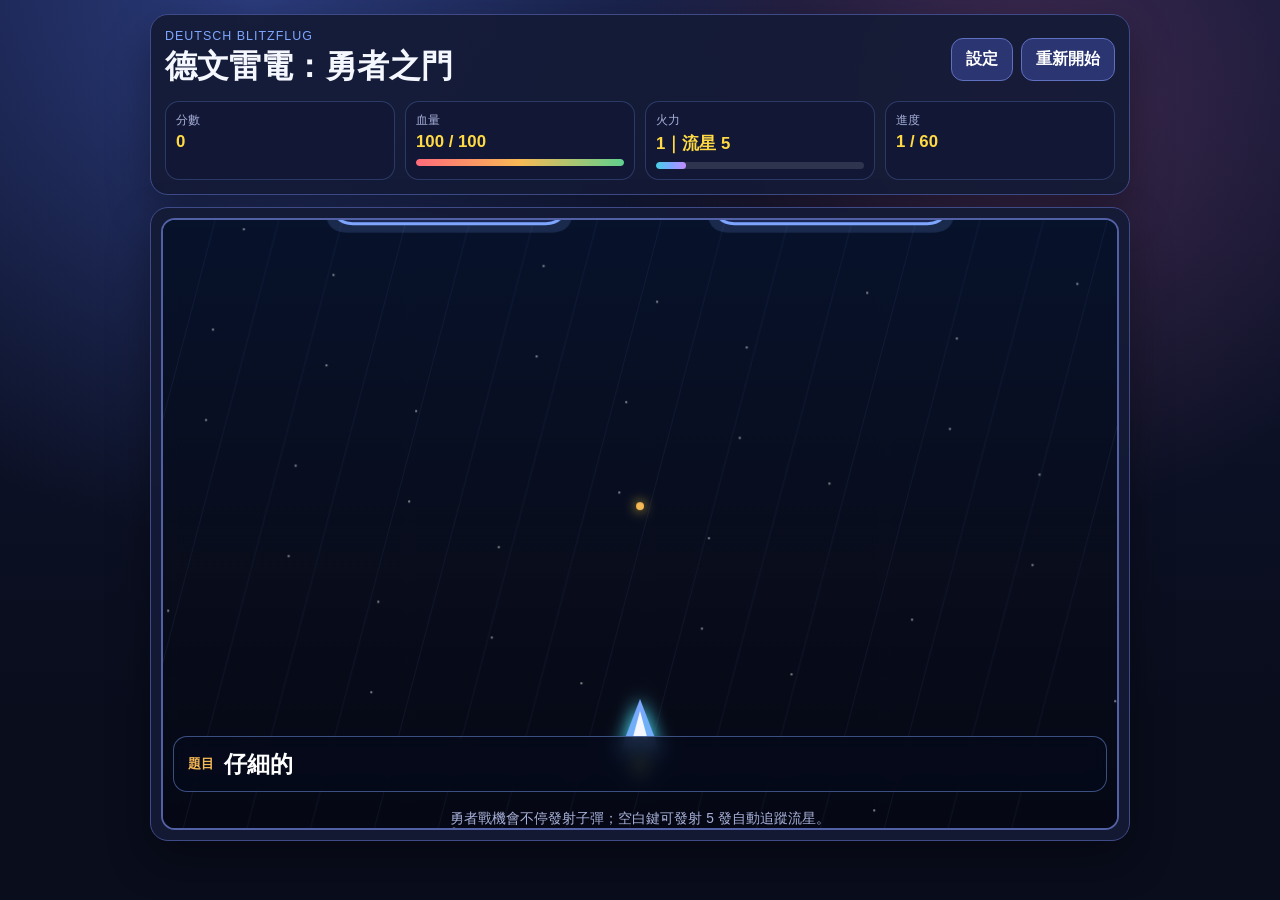
<file: index.html>
<!doctype html>
<html lang="zh-Hant">
  <head>
    <meta charset="UTF-8" />
    <meta name="viewport" content="width=device-width, initial-scale=1.0, maximum-scale=1.0, user-scalable=no, viewport-fit=cover" />
    <title>德文雷電：勇者之門</title>
    <link rel="stylesheet" href="./styles.css" />
  </head>
  <body>
    <main class="game-shell">
      <header class="hud-panel">
        <div class="title-row">
          <div>
            <p class="eyebrow">Deutsch Blitzflug</p>
            <h1>德文雷電：勇者之門</h1>
          </div>
          <div class="actions">
            <a class="btn-link" href="./settings.html">設定</a>
            <button id="restartBtn" type="button">重新開始</button>
          </div>
        </div>

        <div class="stats-grid" aria-label="遊戲狀態">
          <div class="stat-card">
            <span>分數</span>
            <b id="scoreText">0</b>
          </div>
          <div class="stat-card">
            <span>血量</span>
            <b id="hpText">100 / 100</b>
            <div class="meter"><i id="hpMeter"></i></div>
          </div>
          <div class="stat-card">
            <span>火力</span>
            <b id="powerText">1</b>
            <div class="meter power"><i id="powerMeter"></i></div>
          </div>
          <div class="stat-card">
            <span>進度</span>
            <b id="progressText">0 / 0</b>
          </div>
        </div>
      </header>

      <section class="stage-card">
        <canvas id="gameCanvas" width="900" height="620" aria-label="德文雷電遊戲畫面"></canvas>
        <div class="question-strip">
          <span>題目</span>
          <strong id="questionText">載入題庫中...</strong>
        </div>
        <p id="messageText" class="message-text">用方向鍵或 WASD 移動；空白鍵可發射追蹤流星，結束後可重新開始。</p>
      </section>

      <nav class="mobile-pad" aria-label="手機控制">
        <button id="leftBtn" type="button">左移</button>
        <button id="rightBtn" type="button">右移</button>
      </nav>
    </main>

    <script src="./data/words-data.js"></script>
    <script src="./game.js"></script>
  </body>
</html>
</file>
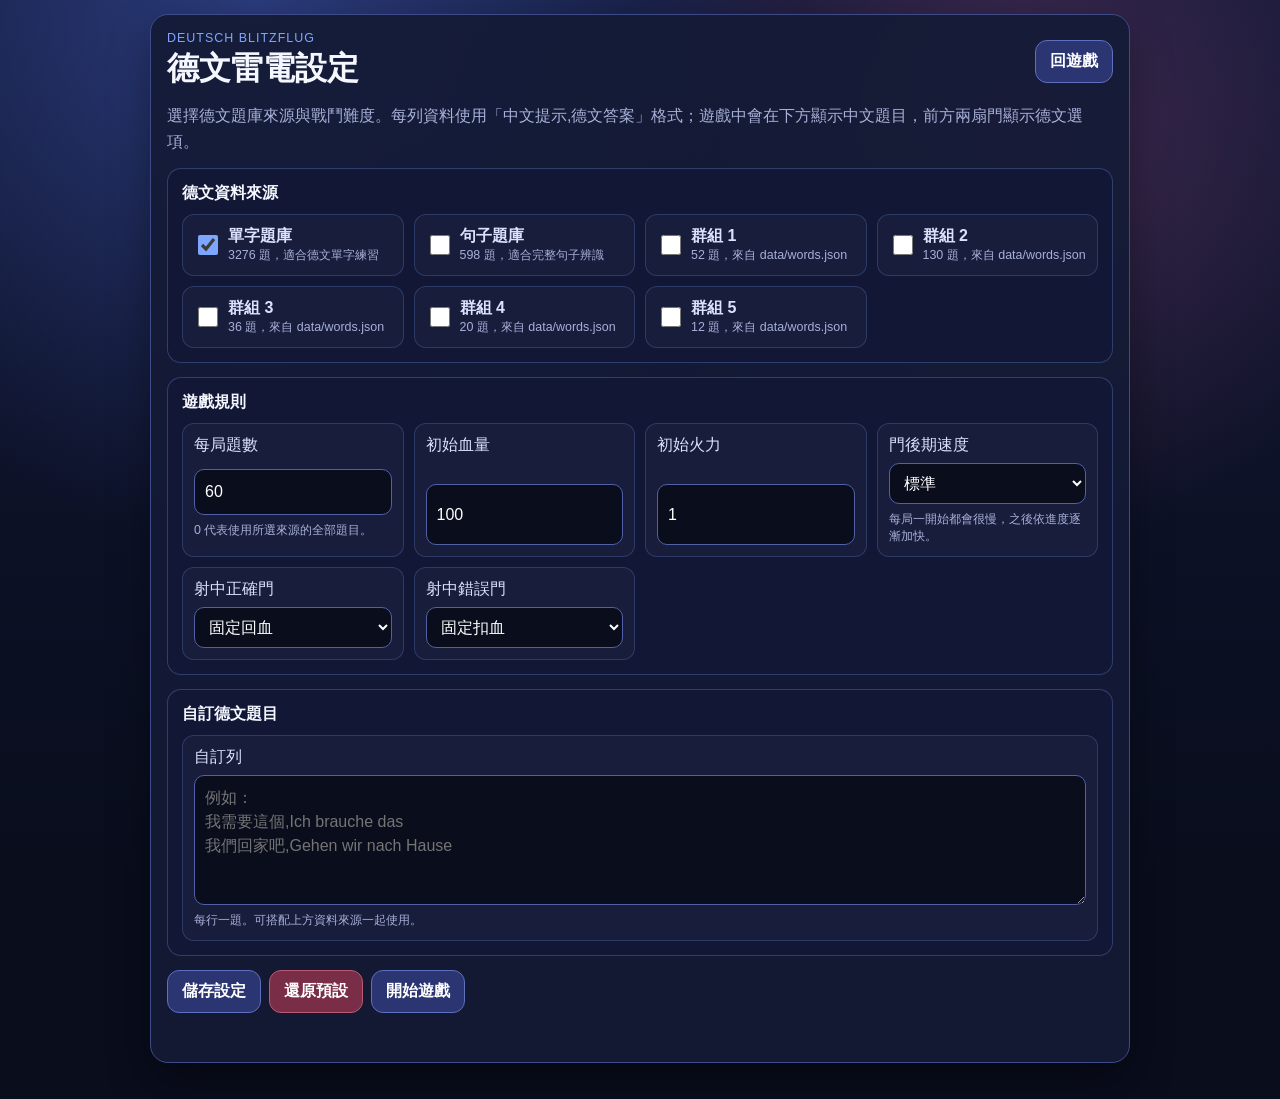
<file: settings.html>
<!doctype html>
<html lang="zh-Hant">
  <head>
    <meta charset="UTF-8" />
    <meta name="viewport" content="width=device-width, initial-scale=1.0, maximum-scale=1.0, user-scalable=no, viewport-fit=cover" />
    <title>德文雷電設定</title>
    <link rel="stylesheet" href="./styles.css" />
  </head>
  <body>
    <main class="settings-page">
      <section class="settings-card">
        <div class="title-row">
          <div>
            <p class="eyebrow">Deutsch Blitzflug</p>
            <h1>德文雷電設定</h1>
          </div>
          <div class="actions">
            <a class="btn-link" href="./index.html">回遊戲</a>
          </div>
        </div>

        <p class="settings-lead">
          選擇德文題庫來源與戰鬥難度。每列資料使用「中文提示,德文答案」格式；遊戲中會在下方顯示中文題目，前方兩扇門顯示德文選項。
        </p>

        <form id="settingsForm">
          <section class="setting-section">
            <h2>德文資料來源</h2>
            <div id="sourceGrid" class="option-grid"></div>
          </section>

          <section class="setting-section">
            <h2>遊戲規則</h2>
            <div class="option-grid">
              <label class="field">
                每局題數
                <input id="questionCount" type="number" min="0" step="1" />
                <small>0 代表使用所選來源的全部題目。</small>
              </label>
              <label class="field">
                初始血量
                <input id="maxHp" type="number" min="40" max="240" step="10" />
              </label>
              <label class="field">
                初始火力
                <input id="startPower" type="number" min="1" max="7" step="1" />
              </label>
              <label class="field">
                門後期速度
                <select id="doorSpeed">
                  <option value="62">慢速練習</option>
                  <option value="86">標準</option>
                  <option value="112">快速挑戰</option>
                  <option value="140">雷電高速</option>
                </select>
                <small>每局一開始都會很慢，之後依進度逐漸加快。</small>
              </label>
              <label class="field">
                射中正確門
                <select id="rewardMode">
                  <option value="auto">自動：火力或回血</option>
                  <option value="power">固定提升火力</option>
                  <option value="heal">固定回血</option>
                </select>
              </label>
              <label class="field">
                射中錯誤門
                <select id="penaltyMode">
                  <option value="auto">自動：火力或血量下降</option>
                  <option value="power">固定火力減弱</option>
                  <option value="hp">固定扣血</option>
                </select>
              </label>
            </div>
          </section>

          <section class="setting-section">
            <h2>自訂德文題目</h2>
            <label class="field">
              自訂列
              <textarea id="customRows" placeholder="例如：&#10;我需要這個,Ich brauche das&#10;我們回家吧,Gehen wir nach Hause"></textarea>
              <small>每行一題。可搭配上方資料來源一起使用。</small>
            </label>
          </section>

          <div class="settings-actions">
            <button id="saveBtn" type="submit">儲存設定</button>
            <button id="resetBtn" class="danger" type="button">還原預設</button>
            <a class="btn-link" href="./index.html">開始遊戲</a>
          </div>
          <p id="statusNote" class="status-note"></p>
        </form>
      </section>
    </main>

    <script src="./data/words-data.js"></script>
    <script src="./settings.js"></script>
  </body>
</html>
</file>
<file: styles.css>
:root {
  --bg: #090d1c;
  --panel: #141b36;
  --panel-2: #1c2650;
  --line: #3f4b89;
  --line-bright: #7ea6ff;
  --text: #f5f7ff;
  --muted: #a7b0d8;
  --ok: #5fd18d;
  --warn: #f7b955;
  --danger: #ff6b7a;
  --gold: #ffda44;
  --mobile-control-h: 78px;
}

* {
  box-sizing: border-box;
  -webkit-tap-highlight-color: transparent;
}

html,
body {
  min-height: 100%;
  margin: 0;
  overscroll-behavior: none;
}

body {
  font-family:
    "Noto Sans TC",
    -apple-system,
    BlinkMacSystemFont,
    "Segoe UI",
    sans-serif;
  color: var(--text);
  background:
    radial-gradient(circle at 20% 0%, rgba(74, 103, 210, 0.45), transparent 34rem),
    radial-gradient(circle at 80% 12%, rgba(255, 121, 198, 0.2), transparent 26rem),
    linear-gradient(180deg, #111735 0%, var(--bg) 80%);
}

button,
.btn-link {
  border: 1px solid #5e70bf;
  border-radius: 12px;
  background: #2a3572;
  color: #fff;
  cursor: pointer;
  font: inherit;
  font-weight: 700;
  text-decoration: none;
  touch-action: manipulation;
  user-select: none;
}

button {
  padding: 10px 14px;
}

.btn-link {
  display: inline-flex;
  align-items: center;
  justify-content: center;
  padding: 10px 14px;
}

button:hover,
.btn-link:hover {
  border-color: var(--line-bright);
  box-shadow: 0 0 12px rgba(126, 166, 255, 0.35);
}

.game-shell,
.settings-page {
  width: min(96vw, 980px);
  margin: 14px auto;
  padding-bottom: 22px;
  padding-left: env(safe-area-inset-left, 0);
  padding-right: env(safe-area-inset-right, 0);
}

.hud-panel,
.stage-card,
.settings-card {
  border: 1px solid var(--line);
  border-radius: 18px;
  background: rgba(20, 27, 54, 0.92);
  box-shadow: 0 18px 42px rgba(0, 0, 0, 0.34);
}

.hud-panel {
  padding: 14px;
  margin-bottom: 12px;
}

.title-row {
  display: flex;
  align-items: center;
  justify-content: space-between;
  gap: 12px;
  margin-bottom: 12px;
}

.eyebrow {
  margin: 0 0 2px;
  color: var(--line-bright);
  font-size: 0.78rem;
  letter-spacing: 0.08em;
  text-transform: uppercase;
}

h1 {
  margin: 0;
  font-size: clamp(1.28rem, 4vw, 2rem);
}

.actions {
  display: flex;
  flex-wrap: wrap;
  justify-content: flex-end;
  gap: 8px;
}

.stats-grid {
  display: grid;
  grid-template-columns: repeat(4, 1fr);
  gap: 10px;
}

.stat-card {
  min-width: 0;
  padding: 10px;
  border: 1px solid rgba(126, 166, 255, 0.24);
  border-radius: 14px;
  background: #111735;
}

.stat-card span {
  display: block;
  color: var(--muted);
  font-size: 0.78rem;
}

.stat-card b {
  display: block;
  margin-top: 3px;
  color: var(--gold);
  font-size: 1.05rem;
}

.meter {
  height: 7px;
  margin-top: 7px;
  overflow: hidden;
  border-radius: 999px;
  background: rgba(255, 255, 255, 0.12);
}

.meter i {
  display: block;
  width: 100%;
  height: 100%;
  border-radius: inherit;
  background: linear-gradient(90deg, #ff6b7a, #f7b955, #5fd18d);
}

.meter.power i {
  background: linear-gradient(90deg, #45d0e6, #7ea6ff, #c58bff);
}

.stage-card {
  position: relative;
  overflow: hidden;
  padding: 10px;
}

#gameCanvas {
  display: block;
  width: 100%;
  height: min(68vh, 640px);
  min-height: 460px;
  border: 2px solid #5261a6;
  border-radius: 14px;
  background: #050814;
  touch-action: none;
  user-select: none;
}

.question-strip {
  position: absolute;
  right: 22px;
  bottom: 48px;
  left: 22px;
  display: grid;
  grid-template-columns: auto 1fr;
  gap: 10px;
  align-items: center;
  padding: 12px 14px;
  border: 1px solid rgba(126, 166, 255, 0.45);
  border-radius: 14px;
  background: rgba(6, 10, 28, 0.82);
  backdrop-filter: blur(8px);
}

.question-strip span {
  color: var(--warn);
  font-size: 0.82rem;
  font-weight: 800;
}

.question-strip strong {
  min-width: 0;
  color: #fff;
  font-size: clamp(1rem, 3vw, 1.45rem);
  line-height: 1.3;
}

.message-text {
  position: absolute;
  right: 24px;
  bottom: 12px;
  left: 24px;
  margin: 0;
  color: var(--muted);
  font-size: 0.86rem;
  text-align: center;
}

.message-text.ok {
  color: var(--ok);
}

.message-text.bad {
  color: var(--danger);
}

.mobile-pad {
  display: none;
  grid-template-columns: 1fr 1fr;
  gap: 10px;
  margin-top: 10px;
}

.mobile-pad button {
  min-height: 54px;
  font-size: 1.1rem;
}

.settings-card {
  padding: 16px;
}

.settings-lead {
  margin: 8px 0 14px;
  color: var(--muted);
  line-height: 1.6;
}

.setting-section {
  margin: 14px 0;
  padding: 14px;
  border: 1px solid rgba(126, 166, 255, 0.28);
  border-radius: 14px;
  background: #111735;
}

.setting-section h2 {
  margin: 0 0 10px;
  font-size: 1rem;
}

.option-grid {
  display: grid;
  grid-template-columns: repeat(auto-fit, minmax(180px, 1fr));
  gap: 10px;
}

.check-card,
.field {
  display: grid;
  gap: 7px;
  padding: 11px;
  border: 1px solid rgba(126, 166, 255, 0.22);
  border-radius: 12px;
  background: rgba(26, 31, 61, 0.82);
  color: #dbe2ff;
}

.check-card {
  grid-template-columns: auto 1fr;
  align-items: center;
}

.check-card input {
  width: 20px;
  height: 20px;
  accent-color: #7ea6ff;
}

.check-card small,
.field small {
  display: block;
  color: var(--muted);
  font-size: 0.78rem;
}

.field input,
.field select,
.field textarea {
  width: 100%;
  border: 1px solid #5261a6;
  border-radius: 10px;
  background: #090d1c;
  color: #fff;
  font: inherit;
  padding: 10px;
}

.field textarea {
  min-height: 130px;
  resize: vertical;
  line-height: 1.5;
}

.settings-actions {
  display: flex;
  flex-wrap: wrap;
  gap: 8px;
  margin-top: 14px;
}

.danger {
  border-color: #b65a76;
  background: #7a2d46;
}

.status-note {
  min-height: 1.3em;
  margin: 12px 0 0;
  color: var(--warn);
}

.status-note.ok {
  color: var(--ok);
}

@media (max-width: 720px) {
  .game-shell,
  .settings-page {
    width: min(96vw, 460px);
    margin-top: 8px;
  }

  .title-row {
    align-items: flex-start;
    flex-direction: column;
  }

  .actions {
    justify-content: flex-start;
  }

  .stats-grid {
    grid-template-columns: repeat(2, 1fr);
  }

  #gameCanvas {
    height: 62vh;
    min-height: 430px;
  }

  .question-strip {
    bottom: 54px;
    grid-template-columns: 1fr;
    gap: 4px;
  }

  .mobile-pad {
    display: grid;
  }
}

/* iPhone／窄螢幕：參考手機版布局，讓遊戲區優先佔滿可視高度 */
@media (max-width: 480px) {
  .game-shell {
    width: min(96vw, 460px);
    margin-top: 6px;
    padding-bottom: calc(var(--mobile-control-h) + 10px + env(safe-area-inset-bottom, 0));
  }

  .hud-panel {
    padding: 7px 8px;
    margin-bottom: 6px;
    border-radius: 12px;
  }

  .title-row {
    flex-direction: row;
    align-items: center;
    justify-content: space-between;
    margin-bottom: 6px;
    gap: 6px;
  }

  .eyebrow {
    display: none;
  }

  h1 {
    font-size: 0.95rem;
    line-height: 1.15;
    white-space: nowrap;
  }

  .actions {
    flex-wrap: nowrap;
    gap: 4px;
  }

  .actions .btn-link,
  .actions button {
    padding: 4px 7px;
    font-size: 0.7rem;
    border-radius: 8px;
    white-space: nowrap;
  }

  .stats-grid {
    grid-template-columns: repeat(4, minmax(0, 1fr));
    gap: 4px;
  }

  .stat-card {
    padding: 4px 5px;
    border-radius: 8px;
  }

  .stat-card span {
    font-size: 0.55rem;
  }

  .stat-card b {
    margin-top: 1px;
    font-size: 0.68rem;
    line-height: 1.2;
  }

  .meter {
    height: 3px;
    margin-top: 3px;
  }

  .stage-card {
    padding: 5px;
    border-radius: 12px;
  }

  #gameCanvas {
    height: calc(100dvh - 180px - var(--mobile-control-h) - env(safe-area-inset-bottom, 0));
    min-height: 390px;
    max-height: 690px;
    border-radius: 12px;
    border-width: 1px;
  }

  .question-strip {
    right: 8px;
    bottom: 42px;
    left: 8px;
    padding: 7px 9px;
    border-radius: 10px;
  }

  .question-strip span {
    font-size: 0.68rem;
  }

  .question-strip strong {
    font-size: 0.88rem;
    line-height: 1.35;
  }

  .message-text {
    right: 8px;
    bottom: 7px;
    left: 8px;
    font-size: 0.64rem;
    line-height: 1.35;
  }

  .mobile-pad {
    position: fixed;
    right: 0;
    bottom: 0;
    left: 0;
    z-index: 20;
    height: calc(var(--mobile-control-h) + env(safe-area-inset-bottom, 0));
    grid-template-columns: 1fr 1fr;
    gap: 10px;
    width: min(100vw, 460px);
    margin: 0 auto;
    padding: 10px 14px calc(10px + env(safe-area-inset-bottom, 0));
    border-top: 1px solid var(--line);
    background: rgb(17 21 45 / 95%);
  }

  .mobile-pad button {
    min-height: 48px;
    font-size: 1rem;
    border-radius: 12px;
  }
}

@supports not (height: 100dvh) {
  @media (max-width: 480px) {
    #gameCanvas {
      height: calc(100vh - 180px - var(--mobile-control-h) - env(safe-area-inset-bottom, 0));
    }
  }
}
</file>
